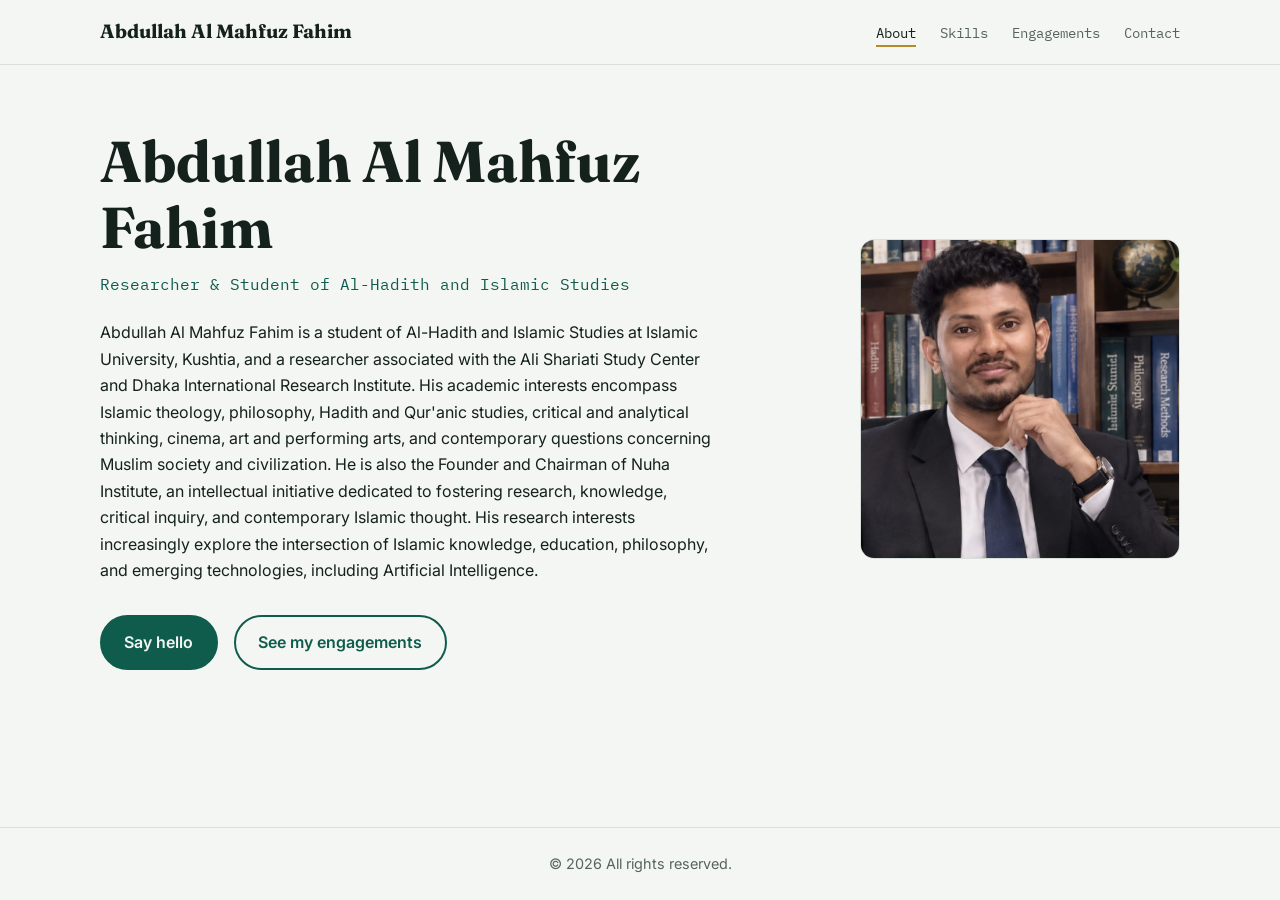
<file: index.html>
<!DOCTYPE html>
<html lang="en">
<head>
<meta charset="UTF-8">
<meta name="viewport" content="width=device-width, initial-scale=1">
<title>About | Abdullah Al Mahfuz Fahim</title>
<meta name="description" content="Portfolio of Abdullah Al Mahfuz Fahim, researcher and student of Al-Hadith and Islamic Studies.">
<link rel="preconnect" href="https://fonts.googleapis.com">
<link rel="preconnect" href="https://fonts.gstatic.com" crossorigin>
<link href="https://fonts.googleapis.com/css2?family=Fraunces:opsz,wght@9..144,400;9..144,700&family=IBM+Plex+Mono:wght@400;500&family=Inter:wght@400;600&display=swap" rel="stylesheet">
<link rel="stylesheet" href="style.css">
</head>
<body>
<header>
<div class="container nav">
<a class="logo" href="index.html">Abdullah Al Mahfuz Fahim</a>
<nav aria-label="Main"><ul>
<li><a href="index.html" aria-current="page">About</a></li>
<li><a href="skills.html">Skills</a></li>
<li><a href="projects.html">Engagements</a></li>
<li><a href="contact.html">Contact</a></li>
</ul></nav>
</div>
</header>
<main>
<div class="container">
<section class="hero">
<div class="hero-text">
<h1>Abdullah Al Mahfuz Fahim</h1>
<p class="role">Researcher &amp; Student of Al-Hadith and Islamic Studies</p>
<p class="bio">Abdullah Al Mahfuz Fahim is a student of Al-Hadith and Islamic Studies at Islamic University, Kushtia, and a researcher associated with the Ali Shariati Study Center and Dhaka International Research Institute. His academic interests encompass Islamic theology, philosophy, Hadith and Qur'anic studies, critical and analytical thinking, cinema, art and performing arts, and contemporary questions concerning Muslim society and civilization. He is also the Founder and Chairman of Nuha Institute, an intellectual initiative dedicated to fostering research, knowledge, critical inquiry, and contemporary Islamic thought. His research interests increasingly explore the intersection of Islamic knowledge, education, philosophy, and emerging technologies, including Artificial Intelligence.</p>
<div class="btns">
<a class="btn" href="https://mail.google.com/mail/?view=cm&amp;fs=1&amp;to=iufahim10112005@gmail.com" target="_blank" rel="noopener">Say hello</a>
<a class="btn secondary" href="projects.html">See my engagements</a>
</div>
</div>
<div class="hero-img"><img src="profile.png" alt="Portrait of Abdullah Al Mahfuz Fahim"></div>
</section>
</div>
</main>
<footer>
<div class="container"><p>&copy; 2026 All rights reserved.</p></div>
</footer>
</body>
</html>
</file>
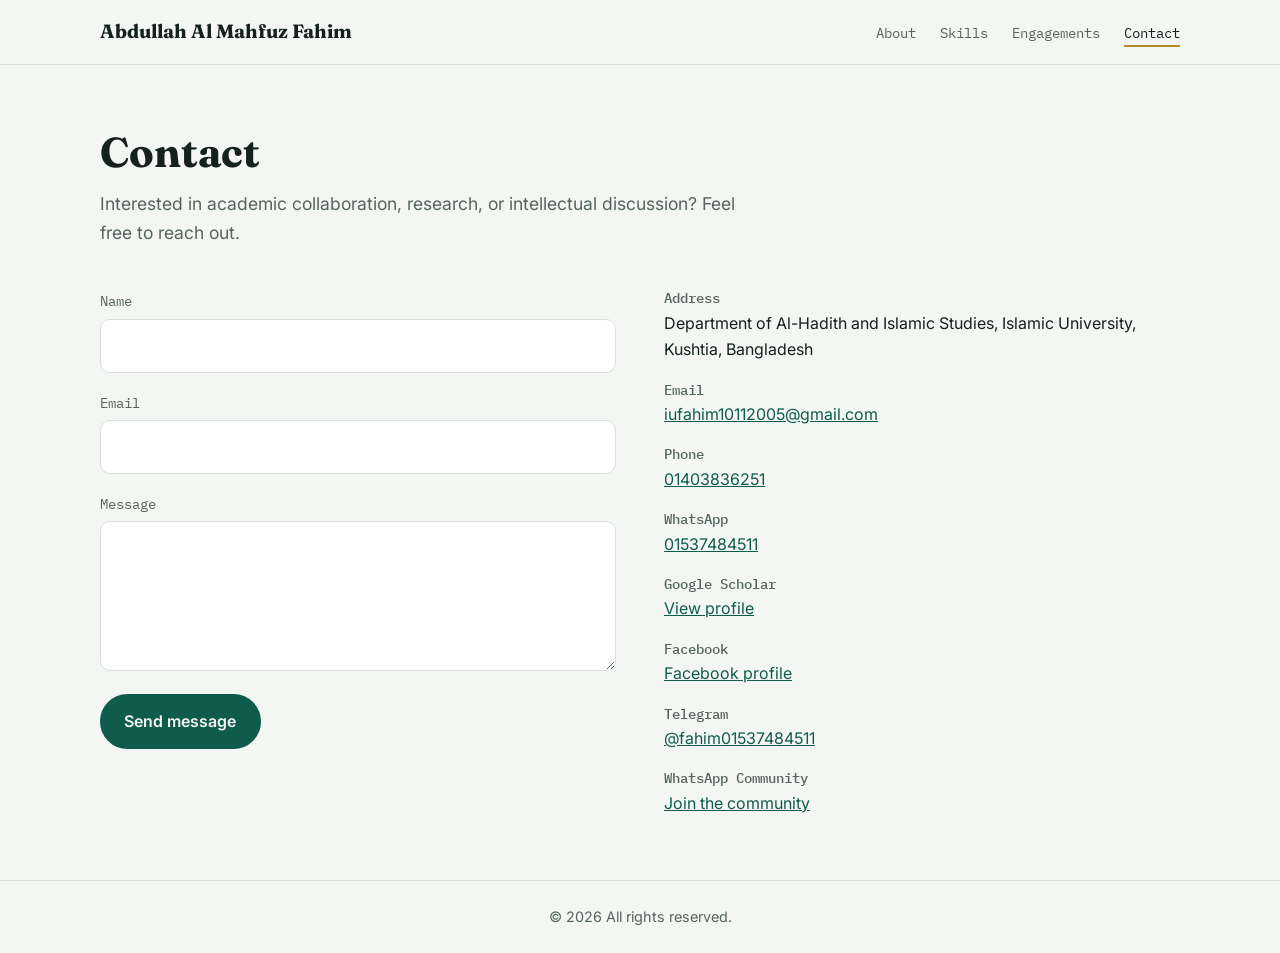
<file: contact.html>
<!DOCTYPE html>
<html lang="en">
<head>
<meta charset="UTF-8">
<meta name="viewport" content="width=device-width, initial-scale=1">
<title>Contact | Abdullah Al Mahfuz Fahim</title>
<meta name="description" content="Portfolio of Abdullah Al Mahfuz Fahim, researcher and student of Al-Hadith and Islamic Studies.">
<link rel="preconnect" href="https://fonts.googleapis.com">
<link rel="preconnect" href="https://fonts.gstatic.com" crossorigin>
<link href="https://fonts.googleapis.com/css2?family=Fraunces:opsz,wght@9..144,400;9..144,700&family=IBM+Plex+Mono:wght@400;500&family=Inter:wght@400;600&display=swap" rel="stylesheet">
<link rel="stylesheet" href="style.css">
</head>
<body>
<header>
<div class="container nav">
<a class="logo" href="index.html">Abdullah Al Mahfuz Fahim</a>
<nav aria-label="Main"><ul>
<li><a href="index.html">About</a></li>
<li><a href="skills.html">Skills</a></li>
<li><a href="projects.html">Engagements</a></li>
<li><a href="contact.html" aria-current="page">Contact</a></li>
</ul></nav>
</div>
</header>
<main>
<div class="container">
<section>
<h2>Contact</h2>
<p class="lede">Interested in academic collaboration, research, or intellectual discussion? Feel free to reach out.</p>
<div class="contact-grid">
<form action="https://formspree.io/f/xwlvyejk" method="POST">
<div><label for="name">Name</label><input id="name" name="name" type="text" required></div>
<div><label for="email">Email</label><input id="email" name="email" type="email" required></div>
<div><label for="message">Message</label><textarea id="message" name="message" required></textarea></div>
<button class="btn" type="submit">Send message</button>
</form>
<ul class="contact-info">
<li><strong>Address</strong>Department of Al-Hadith and Islamic Studies, Islamic University, Kushtia, Bangladesh</li>
<li><strong>Email</strong><a href="https://mail.google.com/mail/?view=cm&amp;fs=1&amp;to=iufahim10112005@gmail.com" target="_blank" rel="noopener">iufahim10112005@gmail.com</a></li>
<li><strong>Phone</strong><a href="tel:+8801403836251">01403836251</a></li>
<li><strong>WhatsApp</strong><a href="https://wa.me/8801537484511" target="_blank" rel="noopener">01537484511</a></li>
<li><strong>Google Scholar</strong><a href="https://scholar.google.com/citations?hl=en&amp;user=ItMN3_AAAAAJ" target="_blank" rel="noopener">View profile</a></li>
<li><strong>Facebook</strong><a href="https://www.facebook.com/fahim.al.mahfuz.2024" target="_blank" rel="noopener">Facebook profile</a></li>
<li><strong>Telegram</strong><a href="https://t.me/fahim01537484511" target="_blank" rel="noopener">@fahim01537484511</a></li>
<li><strong>WhatsApp Community</strong><a href="https://chat.whatsapp.com/FjtnYVRjxQT8KTcLTpogQf" target="_blank" rel="noopener">Join the community</a></li>
</ul>
</div>
</section>
</div>
</main>
<footer>
<div class="container"><p>&copy; 2026 All rights reserved.</p></div>
</footer>
</body>
</html>
</file>
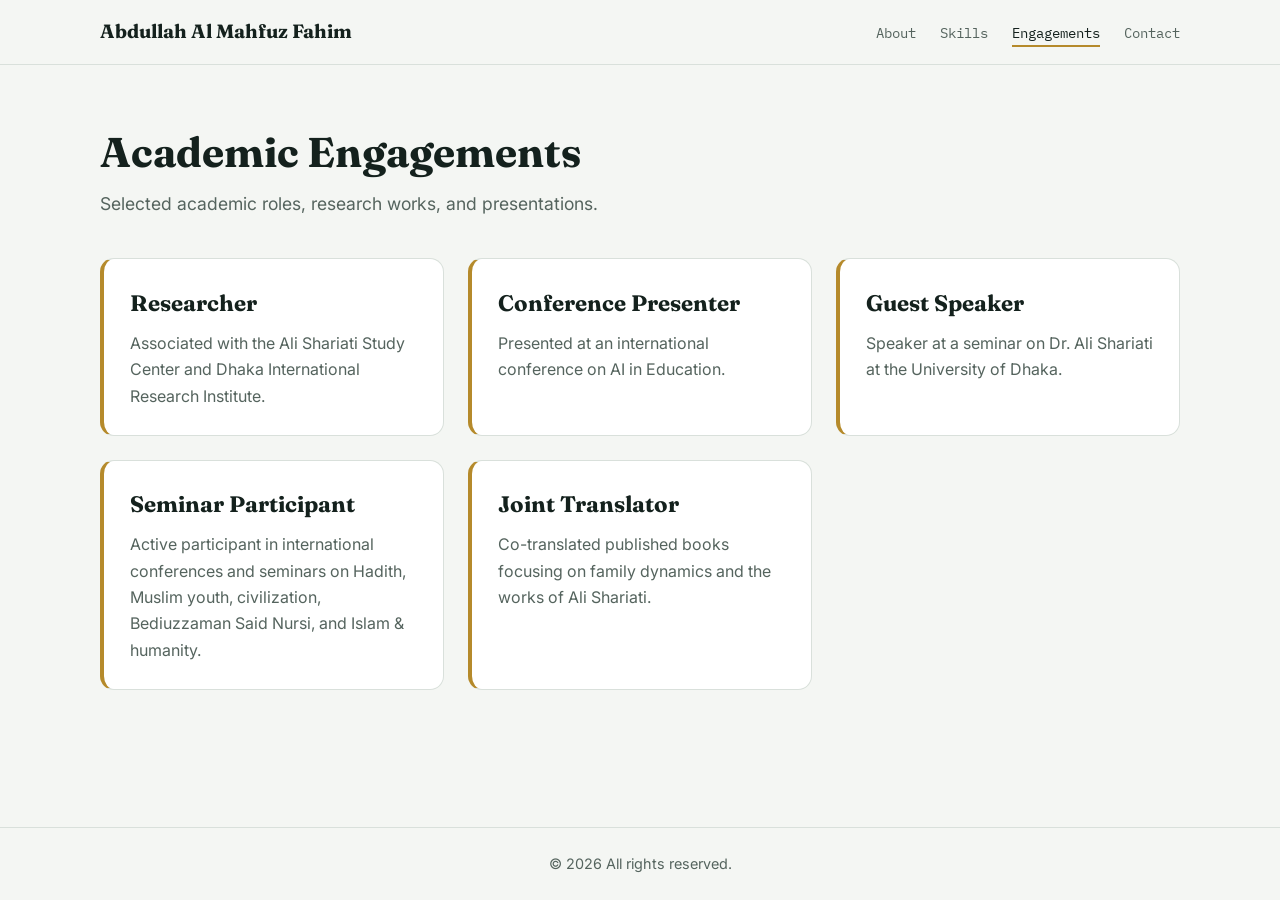
<file: projects.html>
<!DOCTYPE html>
<html lang="en">
<head>
<meta charset="UTF-8">
<meta name="viewport" content="width=device-width, initial-scale=1">
<title>Academic Engagements | Abdullah Al Mahfuz Fahim</title>
<meta name="description" content="Portfolio of Abdullah Al Mahfuz Fahim, researcher and student of Al-Hadith and Islamic Studies.">
<link rel="preconnect" href="https://fonts.googleapis.com">
<link rel="preconnect" href="https://fonts.gstatic.com" crossorigin>
<link href="https://fonts.googleapis.com/css2?family=Fraunces:opsz,wght@9..144,400;9..144,700&family=IBM+Plex+Mono:wght@400;500&family=Inter:wght@400;600&display=swap" rel="stylesheet">
<link rel="stylesheet" href="style.css">
</head>
<body>
<header>
<div class="container nav">
<a class="logo" href="index.html">Abdullah Al Mahfuz Fahim</a>
<nav aria-label="Main"><ul>
<li><a href="index.html">About</a></li>
<li><a href="skills.html">Skills</a></li>
<li><a href="projects.html" aria-current="page">Engagements</a></li>
<li><a href="contact.html">Contact</a></li>
</ul></nav>
</div>
</header>
<main>
<div class="container">
<section>
<h2>Academic Engagements</h2>
<p class="lede">Selected academic roles, research works, and presentations.</p>
<div class="projects-grid">
<article class="project-card">
<h3>Researcher</h3>
<p>Associated with the Ali Shariati Study Center and Dhaka International Research Institute.</p>
</article>
<article class="project-card">
<h3>Conference Presenter</h3>
<p>Presented at an international conference on AI in Education.</p>
</article>
<article class="project-card">
<h3>Guest Speaker</h3>
<p>Speaker at a seminar on Dr. Ali Shariati at the University of Dhaka.</p>
</article>
<article class="project-card">
<h3>Seminar Participant</h3>
<p>Active participant in international conferences and seminars on Hadith, Muslim youth, civilization, Bediuzzaman Said Nursi, and Islam &amp; humanity.</p>
</article>
<article class="project-card">
<h3>Joint Translator</h3>
<p>Co-translated published books focusing on family dynamics and the works of Ali Shariati.</p>
</article>
</div>
</section>
</div>
</main>
<footer>
<div class="container"><p>&copy; 2026 All rights reserved.</p></div>
</footer>
</body>
</html>
</file>
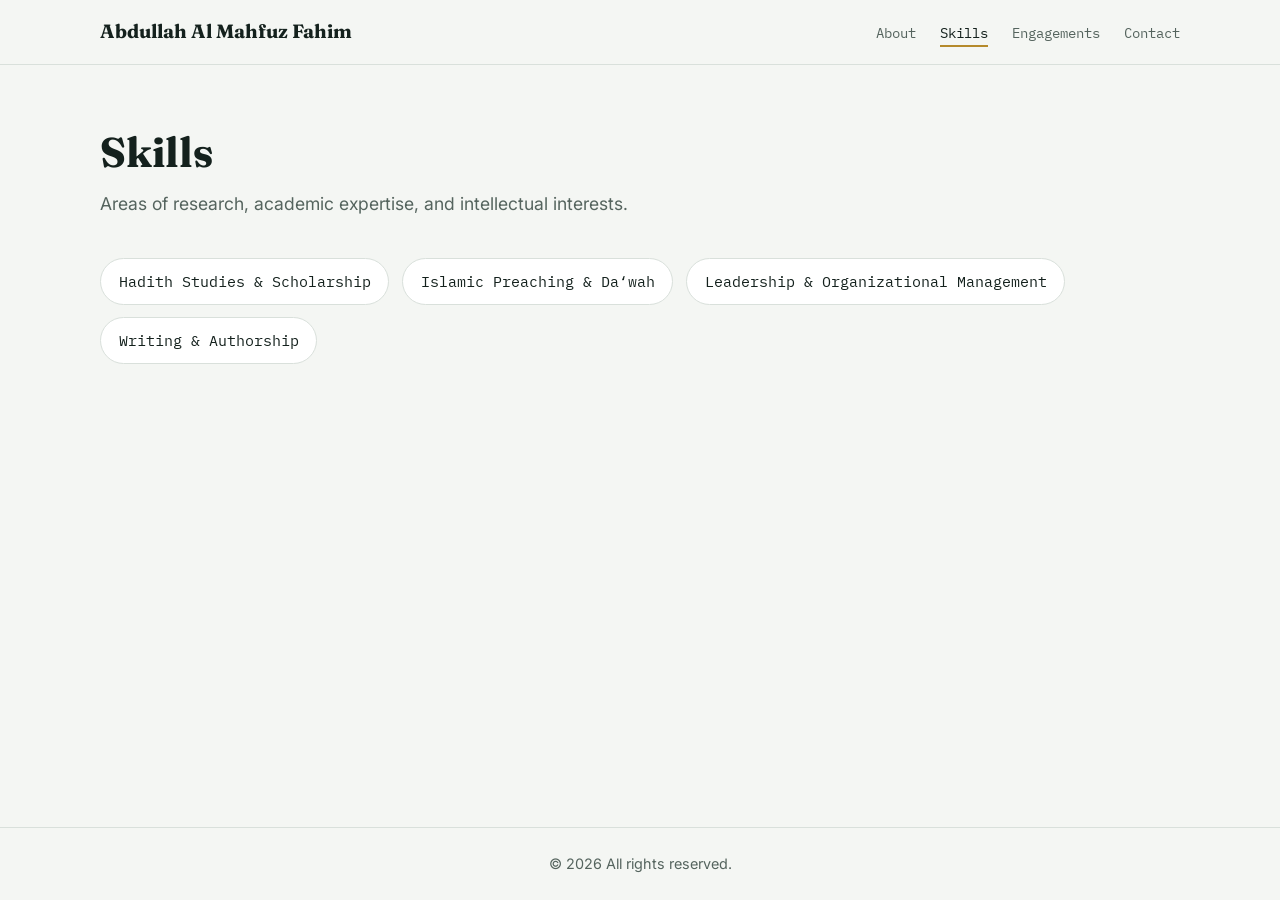
<file: skills.html>
<!DOCTYPE html>
<html lang="en">
<head>
<meta charset="UTF-8">
<meta name="viewport" content="width=device-width, initial-scale=1">
<title>Skills | Abdullah Al Mahfuz Fahim</title>
<meta name="description" content="Portfolio of Abdullah Al Mahfuz Fahim, researcher and student of Al-Hadith and Islamic Studies.">
<link rel="preconnect" href="https://fonts.googleapis.com">
<link rel="preconnect" href="https://fonts.gstatic.com" crossorigin>
<link href="https://fonts.googleapis.com/css2?family=Fraunces:opsz,wght@9..144,400;9..144,700&family=IBM+Plex+Mono:wght@400;500&family=Inter:wght@400;600&display=swap" rel="stylesheet">
<link rel="stylesheet" href="style.css">
</head>
<body>
<header>
<div class="container nav">
<a class="logo" href="index.html">Abdullah Al Mahfuz Fahim</a>
<nav aria-label="Main"><ul>
<li><a href="index.html">About</a></li>
<li><a href="skills.html" aria-current="page">Skills</a></li>
<li><a href="projects.html">Engagements</a></li>
<li><a href="contact.html">Contact</a></li>
</ul></nav>
</div>
</header>
<main>
<div class="container">
<section>
<h2>Skills</h2>
<p class="lede">Areas of research, academic expertise, and intellectual interests.</p>
<ul class="chips">
<li class="chip">Hadith Studies &amp; Scholarship</li>
<li class="chip">Islamic Preaching &amp; Da‘wah</li>
<li class="chip">Leadership &amp; Organizational Management</li>
<li class="chip">Writing &amp; Authorship</li>
</ul>
</section>
</div>
</main>
<footer>
<div class="container"><p>&copy; 2026 All rights reserved.</p></div>
</footer>
</body>
</html>
</file>
<file: style.css>
:root{--bg:#f4f6f3;--surface:#fff;--ink:#14211d;--muted:#55645e;--accent:#0f5c4d;--accent-2:#b58a2b;--line:#d9e0db;--radius:14px}
@media (prefers-color-scheme:dark){:root{--bg:#0f1714;--surface:#16211d;--ink:#e8efeb;--muted:#9bada5;--accent:#58c4a8;--accent-2:#d9b25c;--line:#263630}}
*{box-sizing:border-box;margin:0;padding:0}
html{scroll-behavior:smooth}
body{font-family:'Inter',system-ui,sans-serif;background:var(--bg);color:var(--ink);line-height:1.65;min-height:100vh;display:flex;flex-direction:column}
a{color:var(--accent)}
:focus-visible{outline:3px solid var(--accent-2);outline-offset:3px}
.container{width:min(1080px,92%);margin-inline:auto}
header{border-bottom:1px solid var(--line);position:sticky;top:0;background:var(--bg);z-index:10}
.nav{display:flex;justify-content:space-between;align-items:center;gap:1rem;padding:1rem 0;flex-wrap:wrap}
.logo{font-family:'Fraunces',Georgia,serif;font-weight:700;font-size:1.2rem;color:var(--ink);text-decoration:none}
.nav ul{display:flex;gap:1.5rem;list-style:none;flex-wrap:wrap}
.nav ul a{font-family:'IBM Plex Mono',monospace;font-size:.85rem;color:var(--muted);text-decoration:none;padding-bottom:3px;border-bottom:2px solid transparent}
.nav ul a:hover,.nav ul a[aria-current="page"]{color:var(--ink);border-color:var(--accent-2)}
main{flex:1;padding:4rem 0}
h1,h2{font-family:'Fraunces',Georgia,serif;line-height:1.15}
h1{font-size:clamp(2.2rem,5vw,3.6rem);margin-bottom:.6rem}
h2{font-size:clamp(1.8rem,4vw,2.6rem);margin-bottom:.8rem}
.role{font-family:'IBM Plex Mono',monospace;color:var(--accent);margin-bottom:1.4rem}
.lede{color:var(--muted);font-size:1.1rem;max-width:60ch;margin-bottom:2.5rem}
.hero{display:flex;gap:3rem;align-items:center;flex-wrap:wrap-reverse}
.hero-text{flex:1 1 380px}
.hero-text p.bio{max-width:62ch;margin-bottom:2rem}
.hero-img{flex:0 1 320px;margin-inline:auto}
.hero-img img{width:100%;aspect-ratio:1;object-fit:cover;border-radius:var(--radius);background:var(--line);border:1px solid var(--line);display:block}
.btns{display:flex;gap:1rem;flex-wrap:wrap}
.btn{display:inline-block;padding:.75rem 1.4rem;border-radius:999px;font-weight:600;text-decoration:none;border:2px solid var(--accent);background:var(--accent);color:var(--bg)}
.btn.secondary{background:transparent;color:var(--accent)}
.btn:hover{transform:translateY(-2px)}
.chips{display:flex;flex-wrap:wrap;gap:.8rem;list-style:none}
.chip{font-family:'IBM Plex Mono',monospace;font-size:.95rem;padding:.6rem 1.1rem;border:1px solid var(--line);border-radius:999px;background:var(--surface)}
.projects-grid{display:grid;grid-template-columns:repeat(auto-fit,minmax(280px,1fr));gap:1.5rem}
.project-card{background:var(--surface);border:1px solid var(--line);border-left:4px solid var(--accent-2);border-radius:var(--radius);padding:1.6rem}
.project-card h3{font-family:'Fraunces',Georgia,serif;font-size:1.4rem;margin-bottom:.5rem}
.project-card p{color:var(--muted)}
.contact-grid{display:grid;grid-template-columns:repeat(auto-fit,minmax(300px,1fr));gap:3rem}
form{display:flex;flex-direction:column;gap:1rem}
label{font-family:'IBM Plex Mono',monospace;font-size:.85rem;color:var(--muted)}
input,textarea{width:100%;padding:.8rem 1rem;font:inherit;color:var(--ink);background:var(--surface);border:1px solid var(--line);border-radius:10px;margin-top:.3rem}
textarea{min-height:150px;resize:vertical}
button.btn{cursor:pointer;font:inherit;font-weight:600;align-self:flex-start}
.contact-info{list-style:none;display:flex;flex-direction:column;gap:1rem}
.contact-info strong{display:block;font-family:'IBM Plex Mono',monospace;font-size:.85rem;color:var(--muted);font-weight:500}
.contact-info a{word-break:break-word}
footer{border-top:1px solid var(--line);padding:1.5rem 0;color:var(--muted);font-size:.9rem;text-align:center}
@media (prefers-reduced-motion:reduce){*{transition:none!important;scroll-behavior:auto!important}}
</file>
